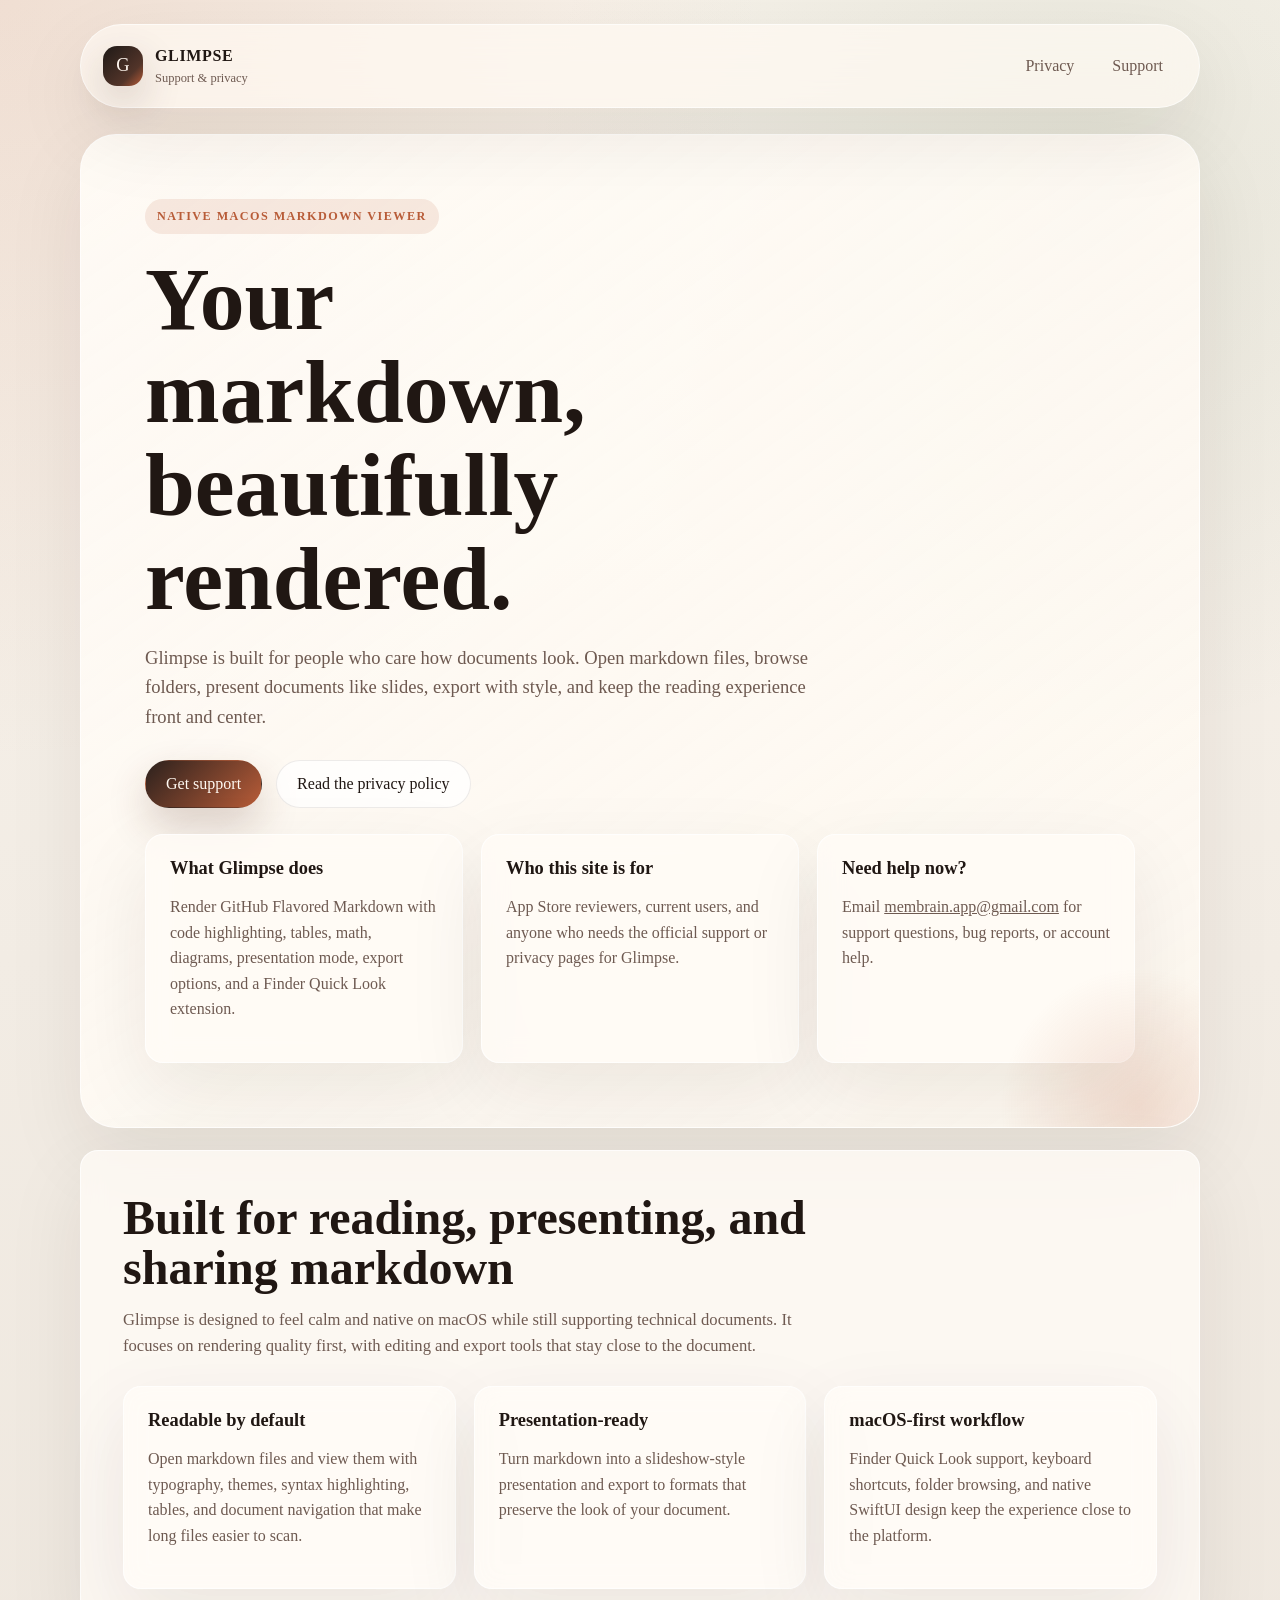
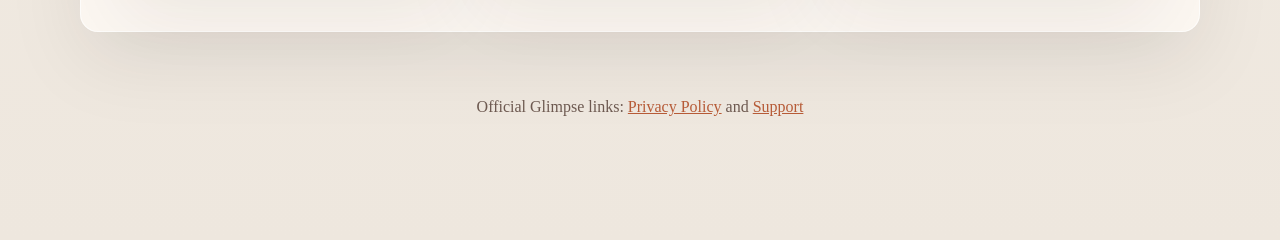
<file: index.html>
<!doctype html>
<html lang="en">
  <head>
    <meta charset="utf-8">
    <meta name="viewport" content="width=device-width, initial-scale=1">
    <title>Glimpse Support</title>
<link rel="canonical" href="https://aduman.github.io/glimpse-support/">
    <meta
      name="description"
      content="Official support, privacy policy, and App Store contact information for Glimpse, the native macOS markdown viewer."
    >
    <link rel="stylesheet" href="./styles.css">
  </head>
  <body>
    <div class="shell">
      <nav class="nav">
        <a class="brand" href="./">
          <span class="brand-mark">G</span>
          <span class="brand-text">
            <span class="brand-name">Glimpse</span>
            <span class="brand-subtitle">Support & privacy</span>
          </span>
        </a>
        <div class="nav-links">
          <a href="./privacy/">Privacy</a>
          <a href="./support/">Support</a>
        </div>
      </nav>

      <main>
        <section class="hero">
          <div class="eyebrow">Native macOS markdown viewer</div>
          <h1>Your markdown, beautifully rendered.</h1>
          <p class="lede">
            Glimpse is built for people who care how documents look. Open markdown files,
            browse folders, present documents like slides, export with style, and keep the
            reading experience front and center.
          </p>
          <div class="actions">
            <a class="button button-primary" href="./support/">Get support</a>
            <a class="button button-secondary" href="./privacy/">Read the privacy policy</a>
          </div>
          <div class="grid">
            <article class="card hero-card">
              <h3>What Glimpse does</h3>
              <p>
                Render GitHub Flavored Markdown with code highlighting, tables, math,
                diagrams, presentation mode, export options, and a Finder Quick Look
                extension.
              </p>
            </article>
            <article class="card hero-card">
              <h3>Who this site is for</h3>
              <p>
                App Store reviewers, current users, and anyone who needs the official
                support or privacy pages for Glimpse.
              </p>
            </article>
            <article class="card hero-card">
              <h3>Need help now?</h3>
              <p>
                Email <a href="mailto:membrain.app@gmail.com">membrain.app@gmail.com</a>
                for support questions, bug reports, or account help.
              </p>
            </article>
          </div>
        </section>

        <section class="card section">
          <div class="section-header">
            <h2>Built for reading, presenting, and sharing markdown</h2>
            <p>
              Glimpse is designed to feel calm and native on macOS while still supporting
              technical documents. It focuses on rendering quality first, with editing and
              export tools that stay close to the document.
            </p>
          </div>
          <div class="grid">
            <article class="card feature-card">
              <h3>Readable by default</h3>
              <p>
                Open markdown files and view them with typography, themes, syntax
                highlighting, tables, and document navigation that make long files easier to
                scan.
              </p>
            </article>
            <article class="card feature-card">
              <h3>Presentation-ready</h3>
              <p>
                Turn markdown into a slideshow-style presentation and export to formats that
                preserve the look of your document.
              </p>
            </article>
            <article class="card feature-card">
              <h3>macOS-first workflow</h3>
              <p>
                Finder Quick Look support, keyboard shortcuts, folder browsing, and native
                SwiftUI design keep the experience close to the platform.
              </p>
            </article>
          </div>
        </section>
      </main>

      <footer class="footer">
        <p>
          Official Glimpse links:
          <a href="./privacy/">Privacy Policy</a>
          and
          <a href="./support/">Support</a>
        </p>
      </footer>
    </div>
  </body>
</html>
</file>
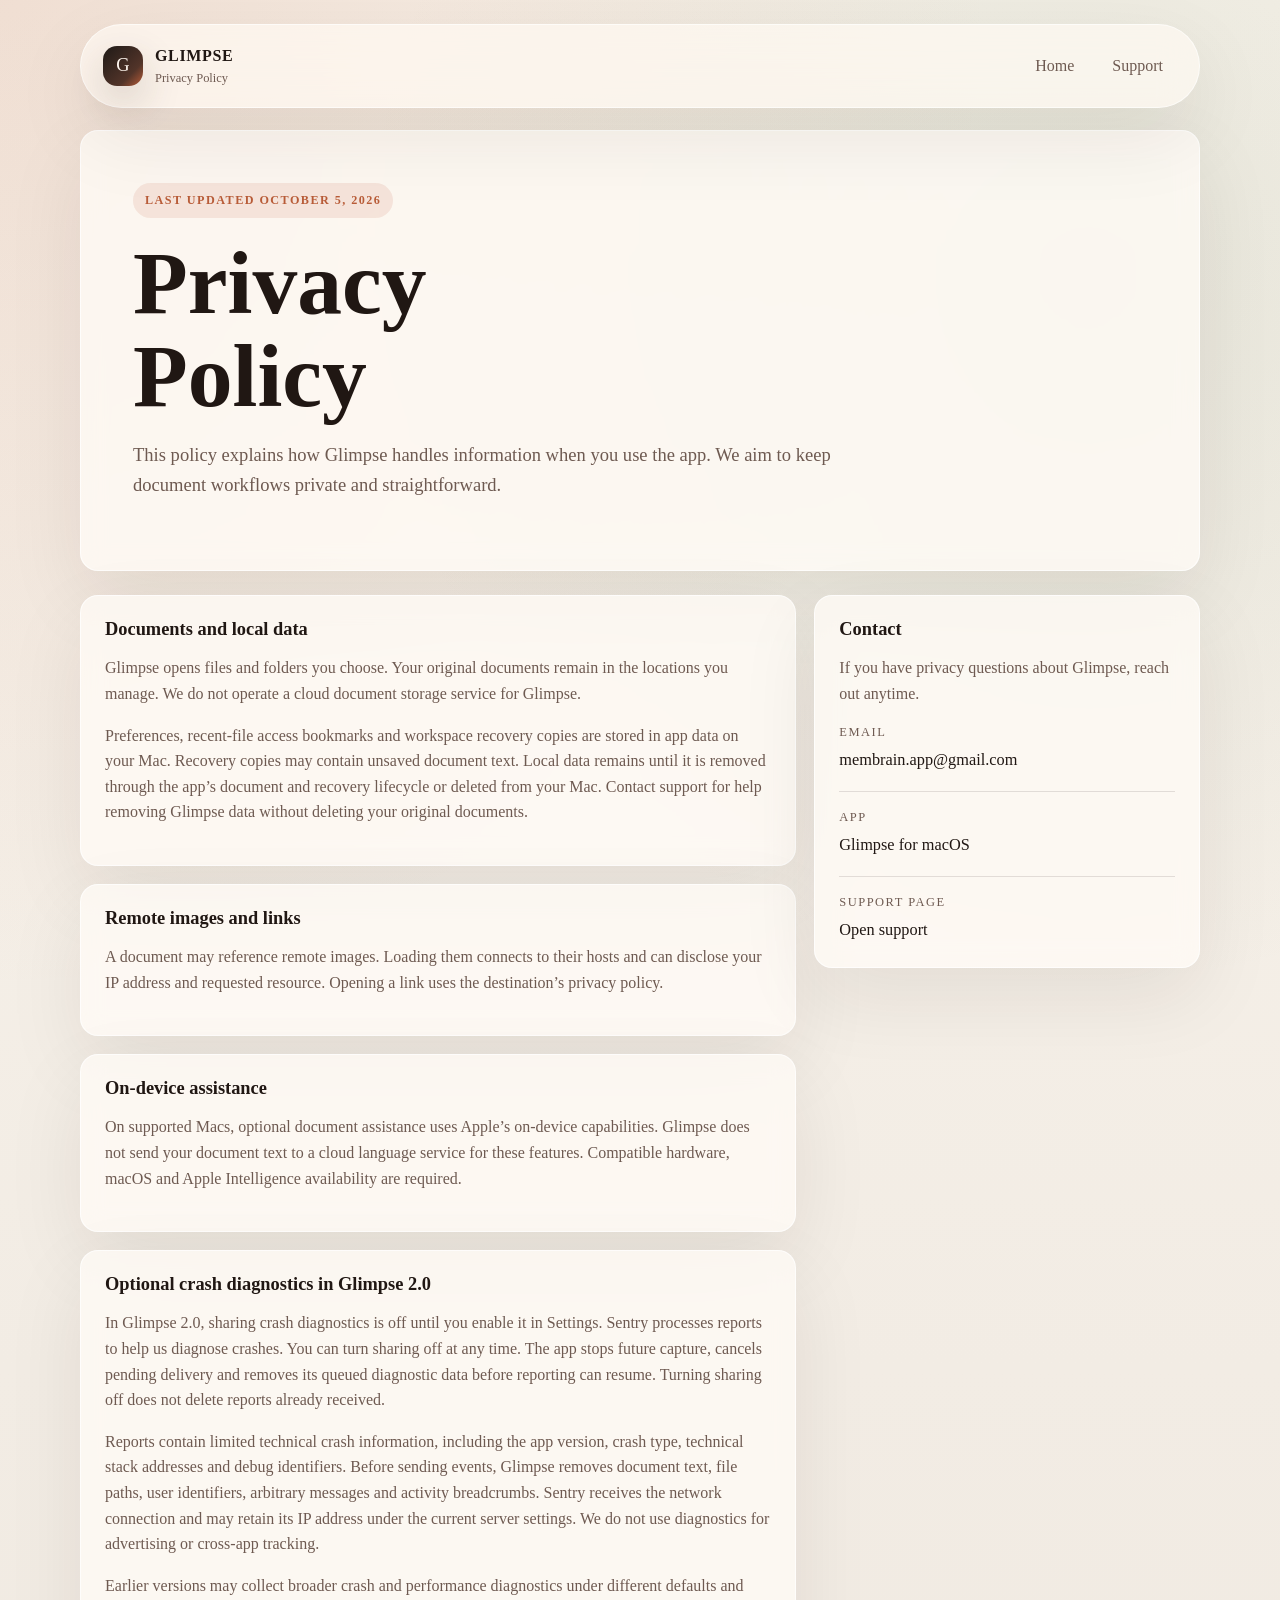
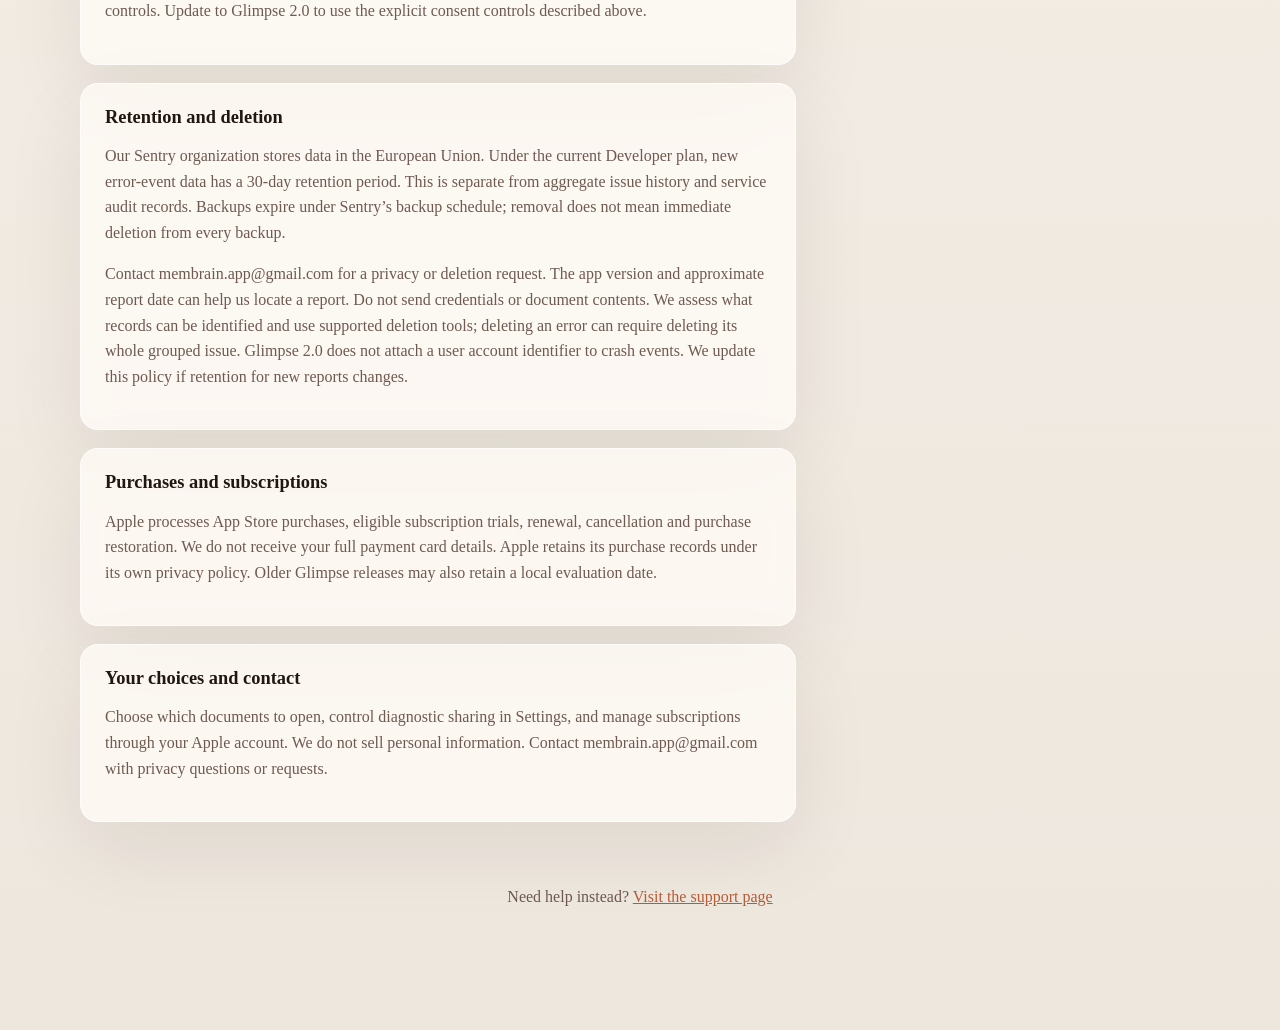
<file: privacy/index.html>
<!doctype html>
<html lang="en">
  <head>
    <meta charset="utf-8">
    <meta name="viewport" content="width=device-width, initial-scale=1">
    <title>Glimpse Privacy Policy</title>
<link rel="canonical" href="https://aduman.github.io/glimpse-support/privacy/">
    <meta
      name="description"
      content="Privacy Policy for Glimpse, the native macOS markdown viewer."
    >
    <link rel="stylesheet" href="../styles.css">
  </head>
  <body>
    <div class="shell">
      <nav class="nav">
        <a class="brand" href="../">
          <span class="brand-mark">G</span>
          <span class="brand-text">
            <span class="brand-name">Glimpse</span>
            <span class="brand-subtitle">Privacy Policy</span>
          </span>
        </a>
        <div class="nav-links">
          <a href="../">Home</a>
          <a href="../support/">Support</a>
        </div>
      </nav>

      <main>
        <section class="card page-title">
          <div class="eyebrow">Last updated October 5, 2026</div>
          <h1>Privacy Policy</h1>
          <p class="lede">
            This policy explains how Glimpse handles information when you use the app. We
            aim to keep document workflows private and straightforward.
          </p>
        </section>

        <section class="legal-layout">
          <div class="legal-stack">
            <article class="card legal-card">
              <h3>Documents and local data</h3>
              <p>Glimpse opens files and folders you choose. Your original documents remain in the locations you manage. We do not operate a cloud document storage service for Glimpse.</p>
              <p>Preferences, recent-file access bookmarks and workspace recovery copies are stored in app data on your Mac. Recovery copies may contain unsaved document text. Local data remains until it is removed through the app’s document and recovery lifecycle or deleted from your Mac. Contact support for help removing Glimpse data without deleting your original documents.</p>
            </article>
            <article class="card legal-card">
              <h3>Remote images and links</h3>
              <p>A document may reference remote images. Loading them connects to their hosts and can disclose your IP address and requested resource. Opening a link uses the destination’s privacy policy.</p>
            </article>
            <article class="card legal-card">
              <h3>On-device assistance</h3>
              <p>On supported Macs, optional document assistance uses Apple’s on-device capabilities. Glimpse does not send your document text to a cloud language service for these features. Compatible hardware, macOS and Apple Intelligence availability are required.</p>
            </article>
            <article class="card legal-card">
              <h3>Optional crash diagnostics in Glimpse 2.0</h3>
              <p>In Glimpse 2.0, sharing crash diagnostics is off until you enable it in Settings. Sentry processes reports to help us diagnose crashes. You can turn sharing off at any time. The app stops future capture, cancels pending delivery and removes its queued diagnostic data before reporting can resume. Turning sharing off does not delete reports already received.</p>
              <p>Reports contain limited technical crash information, including the app version, crash type, technical stack addresses and debug identifiers. Before sending events, Glimpse removes document text, file paths, user identifiers, arbitrary messages and activity breadcrumbs. Sentry receives the network connection and may retain its IP address under the current server settings. We do not use diagnostics for advertising or cross-app tracking.</p>
              <p>Earlier versions may collect broader crash and performance diagnostics under different defaults and controls. Update to Glimpse 2.0 to use the explicit consent controls described above.</p>
            </article>
            <article class="card legal-card">
              <h3>Retention and deletion</h3>
              <p>Our Sentry organization stores data in the European Union. Under the current Developer plan, new error-event data has a 30-day retention period. This is separate from aggregate issue history and service audit records. Backups expire under Sentry’s backup schedule; removal does not mean immediate deletion from every backup.</p>
              <p>Contact membrain.app@gmail.com for a privacy or deletion request. The app version and approximate report date can help us locate a report. Do not send credentials or document contents. We assess what records can be identified and use supported deletion tools; deleting an error can require deleting its whole grouped issue. Glimpse 2.0 does not attach a user account identifier to crash events. We update this policy if retention for new reports changes.</p>
            </article>
            <article class="card legal-card">
              <h3>Purchases and subscriptions</h3>
              <p>Apple processes App Store purchases, eligible subscription trials, renewal, cancellation and purchase restoration. We do not receive your full payment card details. Apple retains its purchase records under its own privacy policy. Older Glimpse releases may also retain a local evaluation date.</p>
            </article>
            <article class="card legal-card">
              <h3>Your choices and contact</h3>
              <p>Choose which documents to open, control diagnostic sharing in Settings, and manage subscriptions through your Apple account. We do not sell personal information. Contact membrain.app@gmail.com with privacy questions or requests.</p>
            </article>
          </div>

          <aside class="card contact-block">
            <h3>Contact</h3>
            <p>If you have privacy questions about Glimpse, reach out anytime.</p>

            <div class="contact-row">
              <span class="contact-label">Email</span>
              <a class="contact-value" href="mailto:membrain.app@gmail.com">membrain.app@gmail.com</a>
            </div>

            <div class="contact-row">
              <span class="contact-label">App</span>
              <span class="contact-value">Glimpse for macOS</span>
            </div>

            <div class="contact-row">
              <span class="contact-label">Support page</span>
              <a class="contact-value" href="../support/">Open support</a>
            </div>
          </aside>
        </section>
      </main>

      <footer class="footer">
        <p>
          Need help instead?
          <a href="../support/">Visit the support page</a>
        </p>
      </footer>
    </div>
  </body>
</html>
</file>
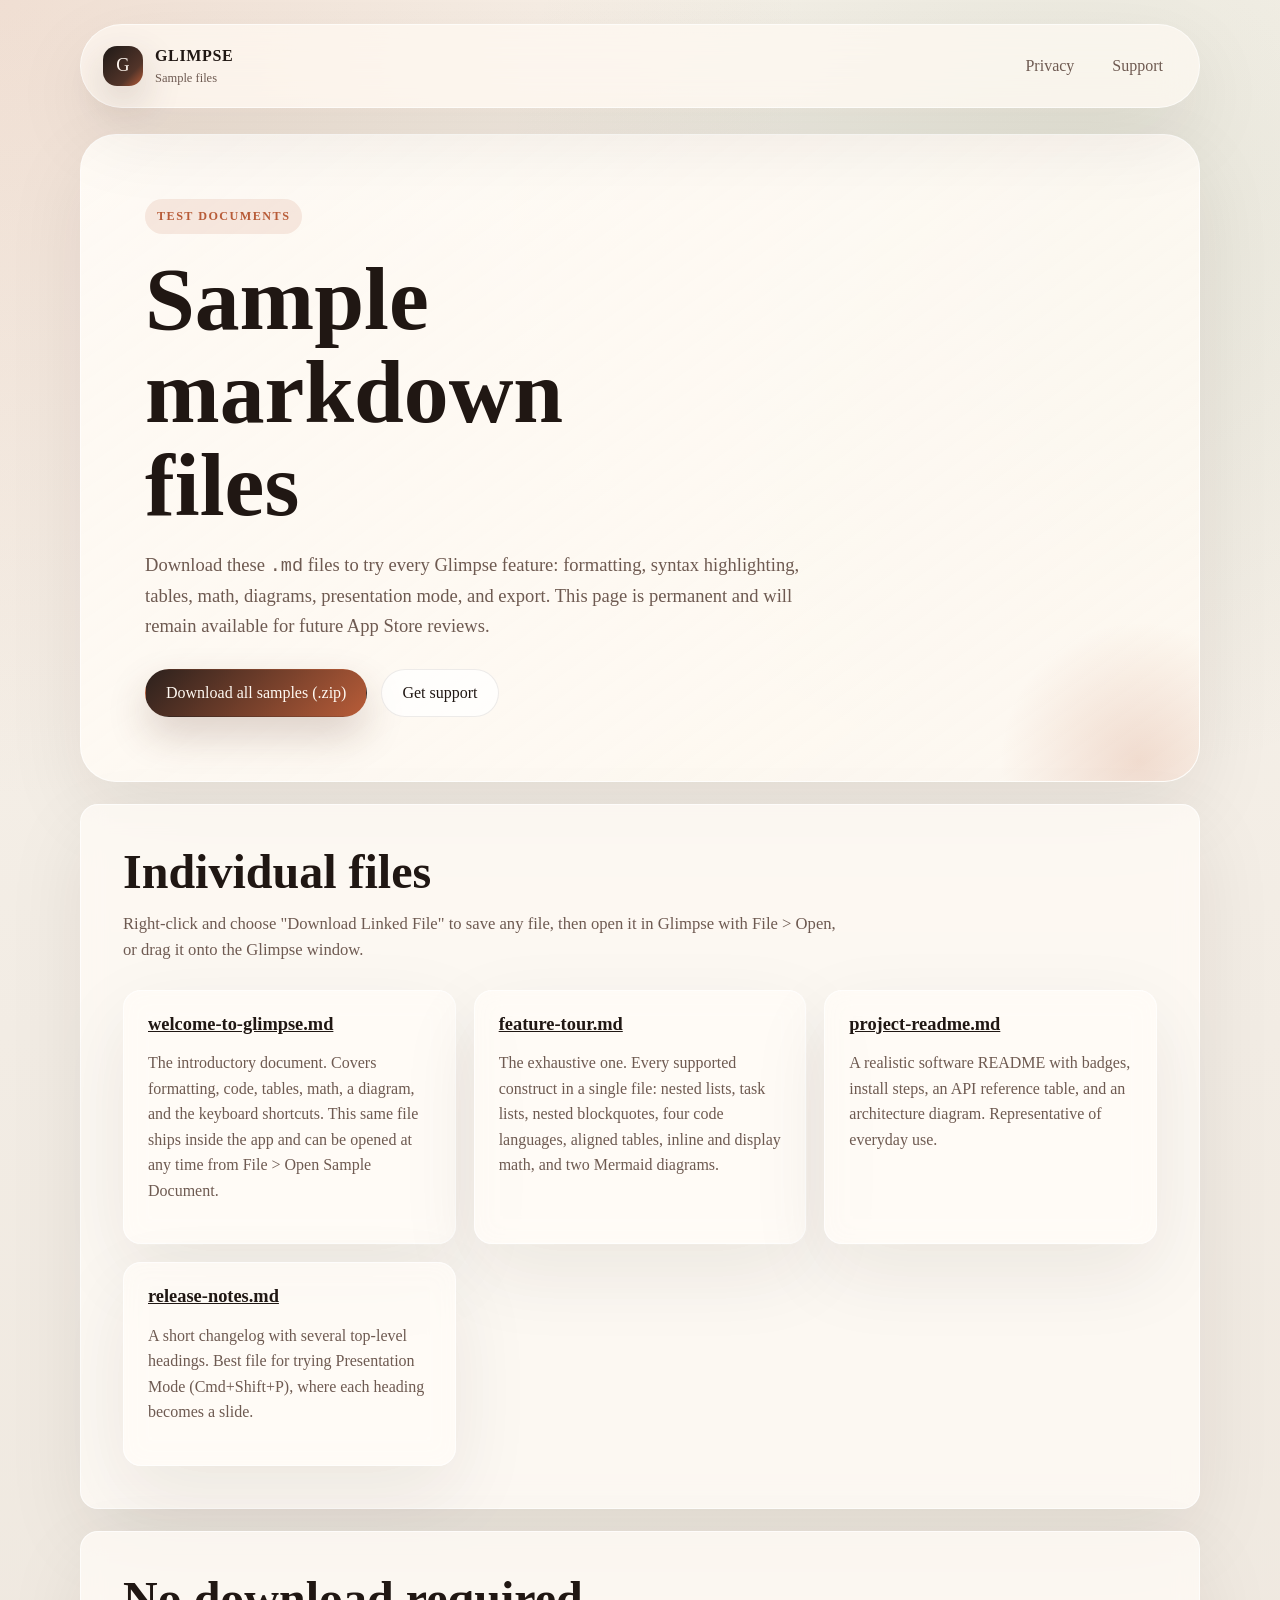
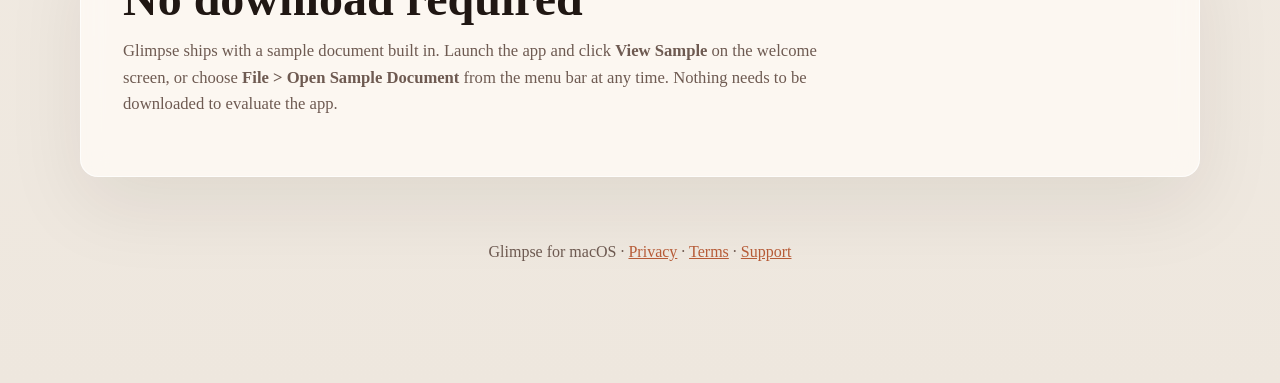
<file: samples/index.html>
<!doctype html>
<html lang="en">
  <head>
    <meta charset="utf-8">
    <meta name="viewport" content="width=device-width, initial-scale=1">
    <title>Glimpse Sample Files</title>
<link rel="canonical" href="https://aduman.github.io/glimpse-support/samples/">
    <meta
      name="description"
      content="Downloadable sample markdown files for testing Glimpse, the native macOS markdown viewer. Provided for App Store review and for anyone trying the app."
    >
    <link rel="stylesheet" href="../styles.css">
  </head>
  <body>
    <div class="shell">
      <nav class="nav">
        <a class="brand" href="../">
          <span class="brand-mark">G</span>
          <span class="brand-text">
            <span class="brand-name">Glimpse</span>
            <span class="brand-subtitle">Sample files</span>
          </span>
        </a>
        <div class="nav-links">
          <a href="../privacy/">Privacy</a>
          <a href="../support/">Support</a>
        </div>
      </nav>

      <main>
        <section class="hero">
          <div class="eyebrow">Test documents</div>
          <h1>Sample markdown files</h1>
          <p class="lede">
            Download these <code>.md</code> files to try every Glimpse feature: formatting,
            syntax highlighting, tables, math, diagrams, presentation mode, and export.
            This page is permanent and will remain available for future App Store reviews.
          </p>
          <div class="actions">
            <a class="button button-primary" href="./glimpse-samples.zip" download>
              Download all samples (.zip)
            </a>
            <a class="button button-secondary" href="../support/">Get support</a>
          </div>
        </section>

        <section class="card section">
          <div class="section-header">
            <h2>Individual files</h2>
            <p>
              Right-click and choose "Download Linked File" to save any file, then open it
              in Glimpse with File &gt; Open, or drag it onto the Glimpse window.
            </p>
          </div>
          <div class="grid">
            <article class="card feature-card">
              <h3><a href="./welcome-to-glimpse.md" download>welcome-to-glimpse.md</a></h3>
              <p>
                The introductory document. Covers formatting, code, tables, math, a diagram,
                and the keyboard shortcuts. This same file ships inside the app and can be
                opened at any time from File &gt; Open Sample Document.
              </p>
            </article>
            <article class="card feature-card">
              <h3><a href="./feature-tour.md" download>feature-tour.md</a></h3>
              <p>
                The exhaustive one. Every supported construct in a single file: nested lists,
                task lists, nested blockquotes, four code languages, aligned tables, inline
                and display math, and two Mermaid diagrams.
              </p>
            </article>
            <article class="card feature-card">
              <h3><a href="./project-readme.md" download>project-readme.md</a></h3>
              <p>
                A realistic software README with badges, install steps, an API reference
                table, and an architecture diagram. Representative of everyday use.
              </p>
            </article>
            <article class="card feature-card">
              <h3><a href="./release-notes.md" download>release-notes.md</a></h3>
              <p>
                A short changelog with several top-level headings. Best file for trying
                Presentation Mode (Cmd+Shift+P), where each heading becomes a slide.
              </p>
            </article>
          </div>
        </section>

        <section class="card section">
          <div class="section-header">
            <h2>No download required</h2>
            <p>
              Glimpse ships with a sample document built in. Launch the app and click
              <strong>View Sample</strong> on the welcome screen, or choose
              <strong>File &gt; Open Sample Document</strong> from the menu bar at any time.
              Nothing needs to be downloaded to evaluate the app.
            </p>
          </div>
        </section>
      </main>

      <footer class="footer">
        <p>
          Glimpse for macOS ·
          <a href="../privacy/">Privacy</a> ·
          <a href="../terms/">Terms</a> ·
          <a href="../support/">Support</a>
        </p>
      </footer>
    </div>
  </body>
</html>
</file>
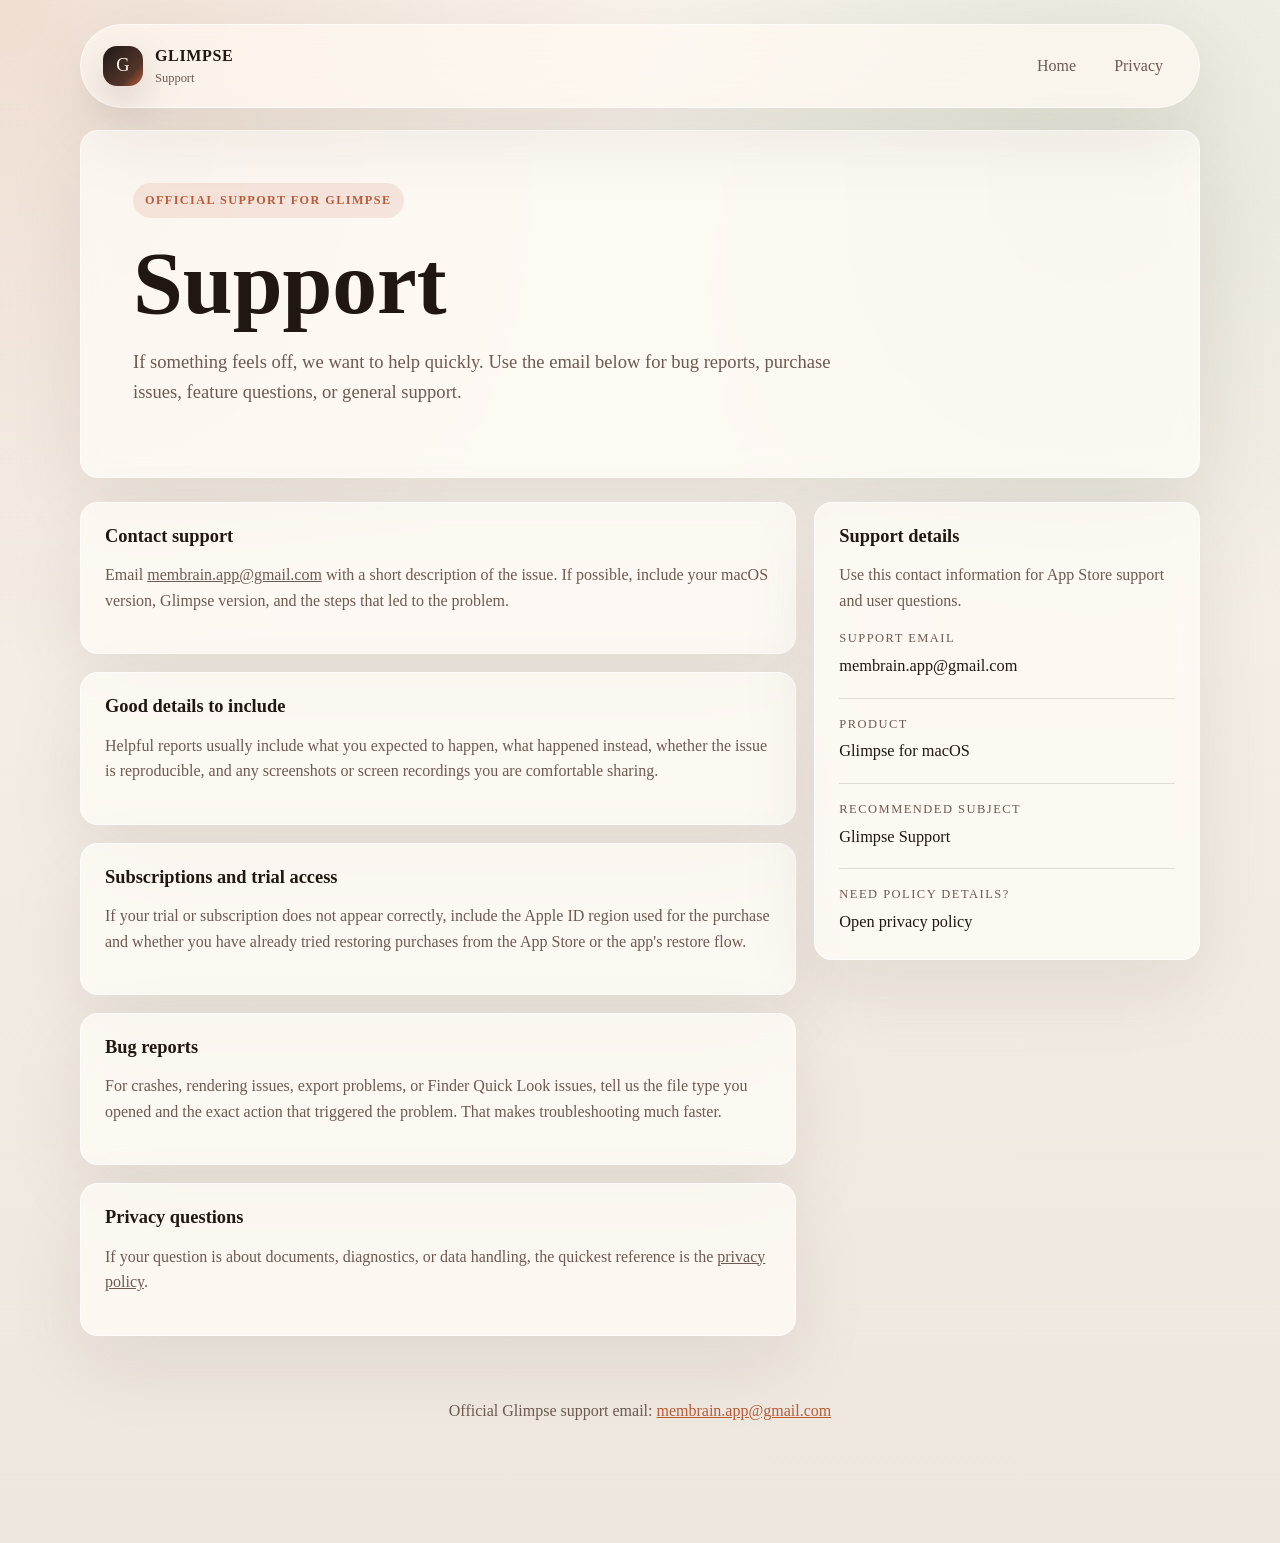
<file: support/index.html>
<!doctype html>
<html lang="en">
  <head>
    <meta charset="utf-8">
    <meta name="viewport" content="width=device-width, initial-scale=1">
    <title>Glimpse Support</title>
<link rel="canonical" href="https://aduman.github.io/glimpse-support/support/">
    <meta
      name="description"
      content="Support resources for Glimpse, including contact information and common help topics."
    >
    <link rel="stylesheet" href="../styles.css">
  </head>
  <body>
    <div class="shell">
      <nav class="nav">
        <a class="brand" href="../">
          <span class="brand-mark">G</span>
          <span class="brand-text">
            <span class="brand-name">Glimpse</span>
            <span class="brand-subtitle">Support</span>
          </span>
        </a>
        <div class="nav-links">
          <a href="../">Home</a>
          <a href="../privacy/">Privacy</a>
        </div>
      </nav>

      <main>
        <section class="card page-title">
          <div class="eyebrow">Official support for Glimpse</div>
          <h1>Support</h1>
          <p class="lede">
            If something feels off, we want to help quickly. Use the email below for bug
            reports, purchase issues, feature questions, or general support.
          </p>
        </section>

        <section class="support-layout">
          <div class="faq-stack">
            <article class="card faq-item">
              <h3>Contact support</h3>
              <p>
                Email
                <a href="mailto:membrain.app@gmail.com">membrain.app@gmail.com</a>
                with a short description of the issue. If possible, include your macOS
                version, Glimpse version, and the steps that led to the problem.
              </p>
            </article>

            <article class="card faq-item">
              <h3>Good details to include</h3>
              <p>
                Helpful reports usually include what you expected to happen, what happened
                instead, whether the issue is reproducible, and any screenshots or screen
                recordings you are comfortable sharing.
              </p>
            </article>

            <article class="card faq-item">
              <h3>Subscriptions and trial access</h3>
              <p>
                If your trial or subscription does not appear correctly, include the Apple ID
                region used for the purchase and whether you have already tried restoring
                purchases from the App Store or the app's restore flow.
              </p>
            </article>

            <article class="card faq-item">
              <h3>Bug reports</h3>
              <p>
                For crashes, rendering issues, export problems, or Finder Quick Look issues,
                tell us the file type you opened and the exact action that triggered the
                problem. That makes troubleshooting much faster.
              </p>
            </article>

            <article class="card faq-item">
              <h3>Privacy questions</h3>
              <p>
                If your question is about documents, diagnostics, or data handling, the
                quickest reference is the
                <a href="../privacy/">privacy policy</a>.
              </p>
            </article>
          </div>

          <aside class="card contact-block">
            <h3>Support details</h3>
            <p>Use this contact information for App Store support and user questions.</p>

            <div class="contact-row">
              <span class="contact-label">Support email</span>
              <a class="contact-value" href="mailto:membrain.app@gmail.com">membrain.app@gmail.com</a>
            </div>

            <div class="contact-row">
              <span class="contact-label">Product</span>
              <span class="contact-value">Glimpse for macOS</span>
            </div>

            <div class="contact-row">
              <span class="contact-label">Recommended subject</span>
              <span class="contact-value">Glimpse Support</span>
            </div>

            <div class="contact-row">
              <span class="contact-label">Need policy details?</span>
              <a class="contact-value" href="../privacy/">Open privacy policy</a>
            </div>
          </aside>
        </section>
      </main>

      <footer class="footer">
        <p>
          Official Glimpse support email:
          <a href="mailto:membrain.app@gmail.com">membrain.app@gmail.com</a>
        </p>
      </footer>
    </div>
  </body>
</html>
</file>
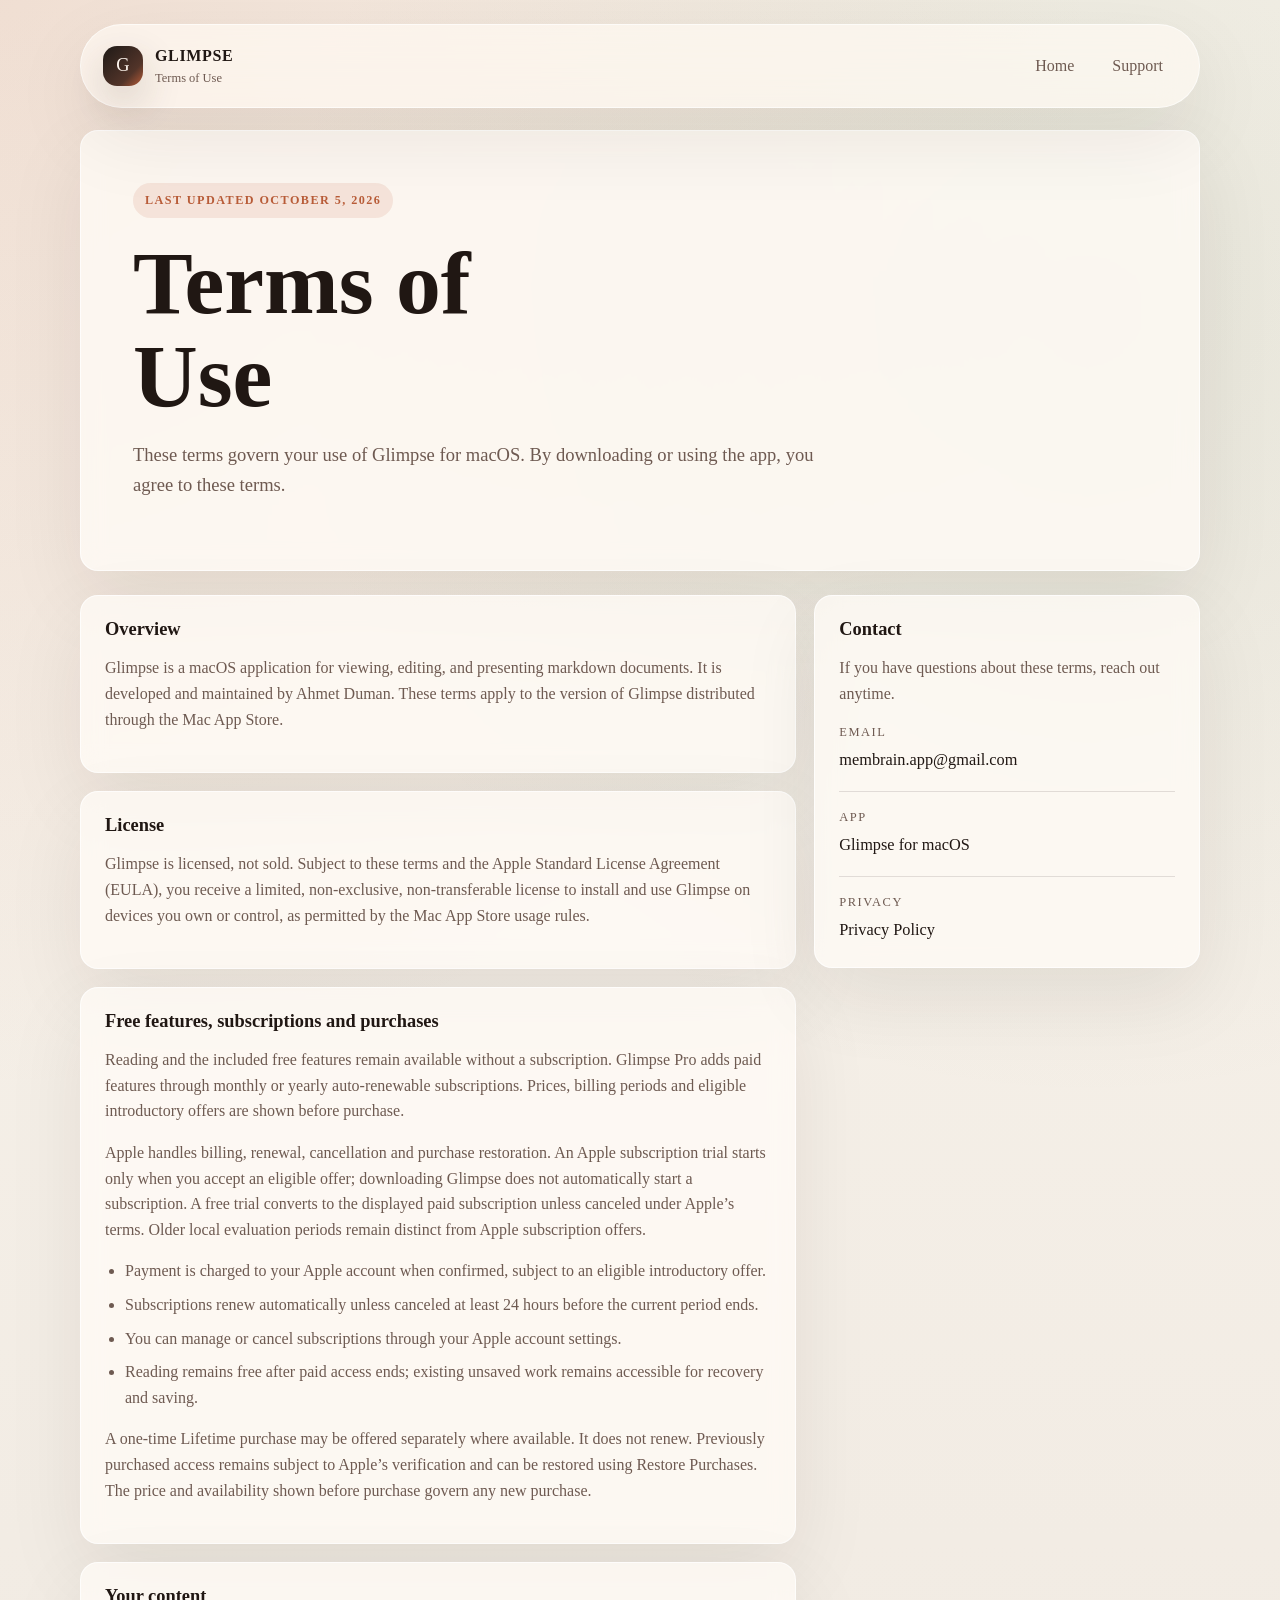
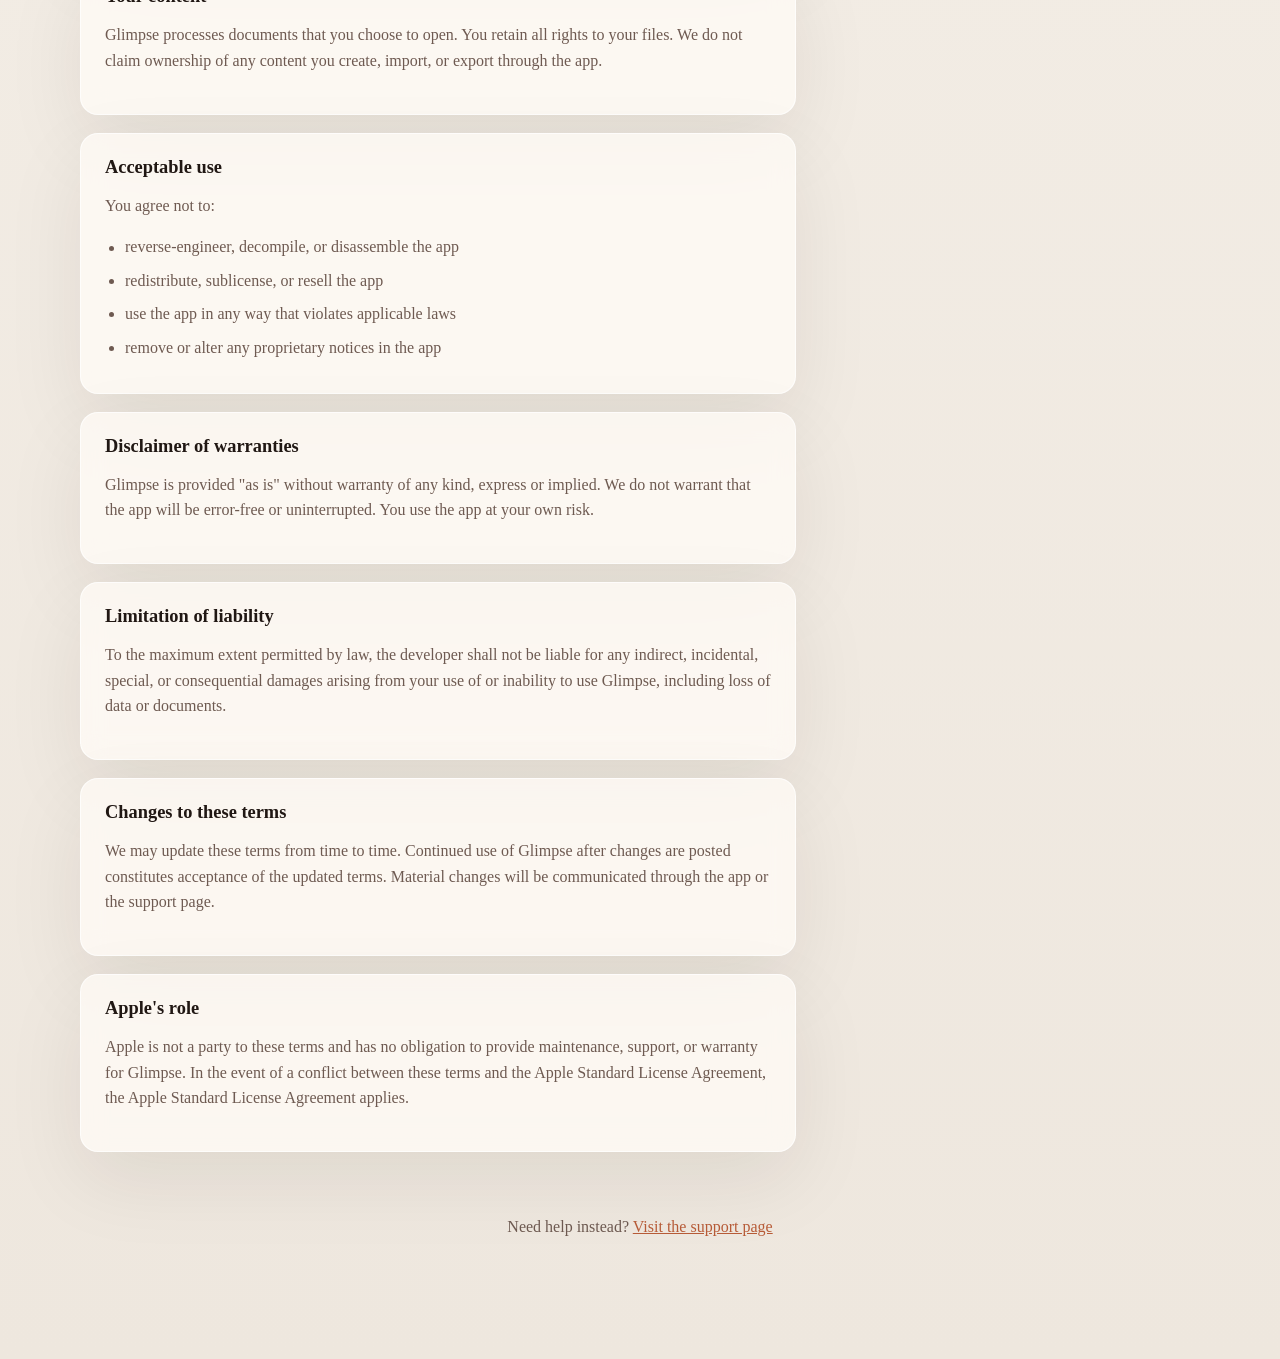
<file: terms/index.html>
<!doctype html>
<html lang="en">
  <head>
    <meta charset="utf-8">
    <meta name="viewport" content="width=device-width, initial-scale=1">
    <title>Glimpse Terms of Use</title>
<link rel="canonical" href="https://aduman.github.io/glimpse-support/terms/">
    <meta
      name="description"
      content="Terms of Use for Glimpse, the native macOS markdown viewer."
    >
    <link rel="stylesheet" href="../styles.css">
  </head>
  <body>
    <div class="shell">
      <nav class="nav">
        <a class="brand" href="../">
          <span class="brand-mark">G</span>
          <span class="brand-text">
            <span class="brand-name">Glimpse</span>
            <span class="brand-subtitle">Terms of Use</span>
          </span>
        </a>
        <div class="nav-links">
          <a href="../">Home</a>
          <a href="../support/">Support</a>
        </div>
      </nav>

      <main>
        <section class="card page-title">
          <div class="eyebrow">Last updated October 5, 2026</div>
          <h1>Terms of Use</h1>
          <p class="lede">
            These terms govern your use of Glimpse for macOS. By downloading or
            using the app, you agree to these terms.
          </p>
        </section>

        <section class="legal-layout">
          <div class="legal-stack">
            <article class="card legal-card">
              <h3>Overview</h3>
              <p>
                Glimpse is a macOS application for viewing, editing, and
                presenting markdown documents. It is developed and maintained by
                Ahmet Duman. These terms apply to the version of Glimpse
                distributed through the Mac App Store.
              </p>
            </article>

            <article class="card legal-card">
              <h3>License</h3>
              <p>
                Glimpse is licensed, not sold. Subject to these terms and the
                Apple Standard License Agreement (EULA), you receive a limited,
                non-exclusive, non-transferable license to install and use
                Glimpse on devices you own or control, as permitted by the Mac
                App Store usage rules.
              </p>
            </article>

            <article class="card legal-card">
              <h3>Free features, subscriptions and purchases</h3>
              <p>Reading and the included free features remain available without a subscription. Glimpse Pro adds paid features through monthly or yearly auto-renewable subscriptions. Prices, billing periods and eligible introductory offers are shown before purchase.</p>
              <p>Apple handles billing, renewal, cancellation and purchase restoration. An Apple subscription trial starts only when you accept an eligible offer; downloading Glimpse does not automatically start a subscription. A free trial converts to the displayed paid subscription unless canceled under Apple’s terms. Older local evaluation periods remain distinct from Apple subscription offers.</p>
              <ul>
                <li>Payment is charged to your Apple account when confirmed, subject to an eligible introductory offer.</li>
                <li>Subscriptions renew automatically unless canceled at least 24 hours before the current period ends.</li>
                <li>You can manage or cancel subscriptions through your Apple account settings.</li>
                <li>Reading remains free after paid access ends; existing unsaved work remains accessible for recovery and saving.</li>
              </ul>
              <p>A one-time Lifetime purchase may be offered separately where available. It does not renew. Previously purchased access remains subject to Apple’s verification and can be restored using Restore Purchases. The price and availability shown before purchase govern any new purchase.</p>
            </article>

            <article class="card legal-card">
              <h3>Your content</h3>
              <p>
                Glimpse processes documents that you choose to open. You retain
                all rights to your files. We do not claim ownership of any
                content you create, import, or export through the app.
              </p>
            </article>

            <article class="card legal-card">
              <h3>Acceptable use</h3>
              <p>You agree not to:</p>
              <ul>
                <li>reverse-engineer, decompile, or disassemble the app</li>
                <li>redistribute, sublicense, or resell the app</li>
                <li>use the app in any way that violates applicable laws</li>
                <li>remove or alter any proprietary notices in the app</li>
              </ul>
            </article>

            <article class="card legal-card">
              <h3>Disclaimer of warranties</h3>
              <p>
                Glimpse is provided "as is" without warranty of any kind, express
                or implied. We do not warrant that the app will be error-free or
                uninterrupted. You use the app at your own risk.
              </p>
            </article>

            <article class="card legal-card">
              <h3>Limitation of liability</h3>
              <p>
                To the maximum extent permitted by law, the developer shall not
                be liable for any indirect, incidental, special, or
                consequential damages arising from your use of or inability to
                use Glimpse, including loss of data or documents.
              </p>
            </article>

            <article class="card legal-card">
              <h3>Changes to these terms</h3>
              <p>
                We may update these terms from time to time. Continued use of
                Glimpse after changes are posted constitutes acceptance of the
                updated terms. Material changes will be communicated through the
                app or the support page.
              </p>
            </article>

            <article class="card legal-card">
              <h3>Apple's role</h3>
              <p>
                Apple is not a party to these terms and has no obligation to
                provide maintenance, support, or warranty for Glimpse. In the
                event of a conflict between these terms and the Apple Standard
                License Agreement, the Apple Standard License Agreement applies.
              </p>
            </article>
          </div>

          <aside class="card contact-block">
            <h3>Contact</h3>
            <p>If you have questions about these terms, reach out anytime.</p>

            <div class="contact-row">
              <span class="contact-label">Email</span>
              <a class="contact-value" href="mailto:membrain.app@gmail.com">membrain.app@gmail.com</a>
            </div>

            <div class="contact-row">
              <span class="contact-label">App</span>
              <span class="contact-value">Glimpse for macOS</span>
            </div>

            <div class="contact-row">
              <span class="contact-label">Privacy</span>
              <a class="contact-value" href="../privacy/">Privacy Policy</a>
            </div>
          </aside>
        </section>
      </main>

      <footer class="footer">
        <p>
          Need help instead?
          <a href="../support/">Visit the support page</a>
        </p>
      </footer>
    </div>
  </body>
</html>
</file>
<file: styles.css>
:root {
  --bg: #f6f2ea;
  --surface: rgba(255, 252, 246, 0.78);
  --surface-strong: #fffaf2;
  --text: #201713;
  --muted: #6e5a51;
  --line: rgba(32, 23, 19, 0.12);
  --accent: #b85c38;
  --accent-soft: rgba(184, 92, 56, 0.12);
  --shadow: 0 28px 80px rgba(41, 24, 16, 0.08);
  --radius-xl: 28px;
  --radius-lg: 18px;
  --radius-sm: 12px;
}

* {
  box-sizing: border-box;
}

html {
  scroll-behavior: smooth;
}

body {
  margin: 0;
  min-height: 100vh;
  background:
    radial-gradient(circle at top left, rgba(184, 92, 56, 0.14), transparent 34%),
    radial-gradient(circle at 85% 10%, rgba(102, 128, 91, 0.12), transparent 28%),
    linear-gradient(180deg, #f9f4ec 0%, #f2ece4 52%, #eee7de 100%);
  color: var(--text);
  font-family: "Iowan Old Style", "Palatino Linotype", "Book Antiqua", Palatino, Georgia, serif;
  line-height: 1.6;
}

a {
  color: inherit;
}

.shell {
  width: min(1120px, calc(100vw - 40px));
  margin: 0 auto;
  padding: 24px 0 64px;
}

.nav {
  display: flex;
  align-items: center;
  justify-content: space-between;
  gap: 16px;
  padding: 18px 22px;
  background: rgba(255, 250, 242, 0.7);
  border: 1px solid rgba(255, 255, 255, 0.6);
  border-radius: 999px;
  box-shadow: var(--shadow);
  backdrop-filter: blur(18px);
  position: sticky;
  top: 16px;
  z-index: 20;
}

.brand {
  display: inline-flex;
  align-items: center;
  gap: 12px;
  text-decoration: none;
}

.brand-mark {
  width: 40px;
  height: 40px;
  border-radius: 14px;
  display: grid;
  place-items: center;
  font-size: 1.15rem;
  background: linear-gradient(135deg, #1f1a17, #523429 70%, #b85c38);
  color: #fff7f0;
  box-shadow: 0 16px 40px rgba(58, 35, 27, 0.2);
}

.brand-text {
  display: flex;
  flex-direction: column;
  gap: 0;
}

.brand-name {
  font-size: 1rem;
  font-weight: 700;
  letter-spacing: 0.04em;
  text-transform: uppercase;
}

.brand-subtitle {
  font-size: 0.78rem;
  color: var(--muted);
}

.nav-links {
  display: inline-flex;
  gap: 10px;
  flex-wrap: wrap;
}

.nav-links a {
  text-decoration: none;
  color: var(--muted);
  padding: 10px 14px;
  border-radius: 999px;
  transition: 180ms ease;
}

.nav-links a:hover,
.nav-links a:focus-visible {
  color: var(--text);
  background: rgba(255, 255, 255, 0.62);
  outline: none;
}

.hero {
  margin-top: 26px;
  padding: 64px;
  border-radius: calc(var(--radius-xl) + 8px);
  background:
    linear-gradient(145deg, rgba(255, 251, 245, 0.88), rgba(255, 248, 238, 0.62)),
    rgba(255, 255, 255, 0.5);
  border: 1px solid rgba(255, 255, 255, 0.7);
  box-shadow: var(--shadow);
  overflow: hidden;
  position: relative;
}

.hero::after {
  content: "";
  position: absolute;
  inset: auto -80px -120px auto;
  width: 280px;
  height: 280px;
  border-radius: 50%;
  background: radial-gradient(circle, rgba(184, 92, 56, 0.18), transparent 70%);
}

.eyebrow {
  display: inline-flex;
  align-items: center;
  gap: 8px;
  padding: 8px 12px;
  border-radius: 999px;
  background: var(--accent-soft);
  color: var(--accent);
  text-transform: uppercase;
  letter-spacing: 0.12em;
  font-size: 0.76rem;
  font-weight: 700;
}

h1,
h2,
h3 {
  margin: 0;
  font-weight: 700;
  line-height: 1.04;
}

h1 {
  margin-top: 18px;
  font-size: clamp(3rem, 8vw, 5.6rem);
  max-width: 9ch;
}

h2 {
  font-size: clamp(2rem, 4vw, 3rem);
}

h3 {
  font-size: 1.15rem;
}

.lede {
  margin-top: 18px;
  max-width: 700px;
  font-size: 1.16rem;
  color: var(--muted);
}

.actions {
  margin-top: 28px;
  display: flex;
  flex-wrap: wrap;
  gap: 14px;
}

.button {
  display: inline-flex;
  align-items: center;
  justify-content: center;
  gap: 10px;
  min-height: 48px;
  padding: 0 20px;
  text-decoration: none;
  border-radius: 999px;
  border: 1px solid transparent;
  transition: transform 180ms ease, box-shadow 180ms ease, background 180ms ease;
}

.button-primary {
  background: linear-gradient(135deg, #2c211d, #b85c38);
  color: #fff9f2;
  box-shadow: 0 18px 40px rgba(79, 40, 23, 0.2);
}

.button-secondary {
  background: rgba(255, 255, 255, 0.72);
  border-color: rgba(32, 23, 19, 0.08);
  color: var(--text);
}

.button:hover,
.button:focus-visible {
  transform: translateY(-2px);
  outline: none;
}

.grid {
  margin-top: 26px;
  display: grid;
  grid-template-columns: repeat(12, 1fr);
  gap: 18px;
}

.card {
  padding: 24px;
  border-radius: var(--radius-lg);
  background: var(--surface);
  border: 1px solid rgba(255, 255, 255, 0.7);
  box-shadow: var(--shadow);
  backdrop-filter: blur(12px);
}

.hero-card {
  grid-column: span 4;
}

.feature-card {
  grid-column: span 4;
}

.feature-card p,
.hero-card p,
.legal-card p,
.faq-item p,
.contact-block p,
.footer p,
li {
  color: var(--muted);
}

.section {
  margin-top: 22px;
  padding: 42px;
}

.section-header {
  max-width: 720px;
}

.section-header p {
  margin-top: 14px;
  color: var(--muted);
  font-size: 1.04rem;
}

.legal-layout,
.support-layout {
  margin-top: 24px;
  display: grid;
  grid-template-columns: 1.3fr 0.7fr;
  gap: 18px;
}

.legal-stack,
.faq-stack {
  display: grid;
  gap: 18px;
}

.legal-card h3,
.faq-item h3,
.contact-block h3 {
  margin-bottom: 10px;
}

.legal-card ul,
.contact-block ul {
  padding-left: 20px;
  margin: 12px 0 0;
}

.legal-card li,
.contact-block li {
  margin: 8px 0;
}

.contact-block {
  position: sticky;
  top: 100px;
  align-self: start;
}

.contact-row {
  margin-top: 18px;
  padding-top: 16px;
  border-top: 1px solid var(--line);
}

.contact-row:first-of-type {
  margin-top: 0;
  padding-top: 0;
  border-top: 0;
}

.contact-label {
  display: block;
  margin-bottom: 4px;
  font-size: 0.78rem;
  text-transform: uppercase;
  letter-spacing: 0.12em;
  color: var(--muted);
}

.contact-value {
  font-size: 1.02rem;
  text-decoration: none;
}

.page-title {
  margin-top: 22px;
  padding: 52px;
}

.footer {
  margin-top: 24px;
  padding: 22px 28px 40px;
  text-align: center;
}

.footer a {
  color: var(--accent);
}

@media (max-width: 980px) {
  .hero,
  .section,
  .page-title {
    padding: 32px 24px;
  }

  .hero-card,
  .feature-card {
    grid-column: span 6;
  }

  .legal-layout,
  .support-layout {
    grid-template-columns: 1fr;
  }

  .contact-block {
    position: static;
  }
}

@media (max-width: 640px) {
  .shell {
    width: min(100vw - 24px, 1120px);
    padding-top: 12px;
  }

  .nav {
    border-radius: 24px;
    padding: 16px;
  }

  .nav-links {
    width: 100%;
  }

  .hero-card,
  .feature-card {
    grid-column: span 12;
  }

  .actions {
    flex-direction: column;
  }
}
</file>
